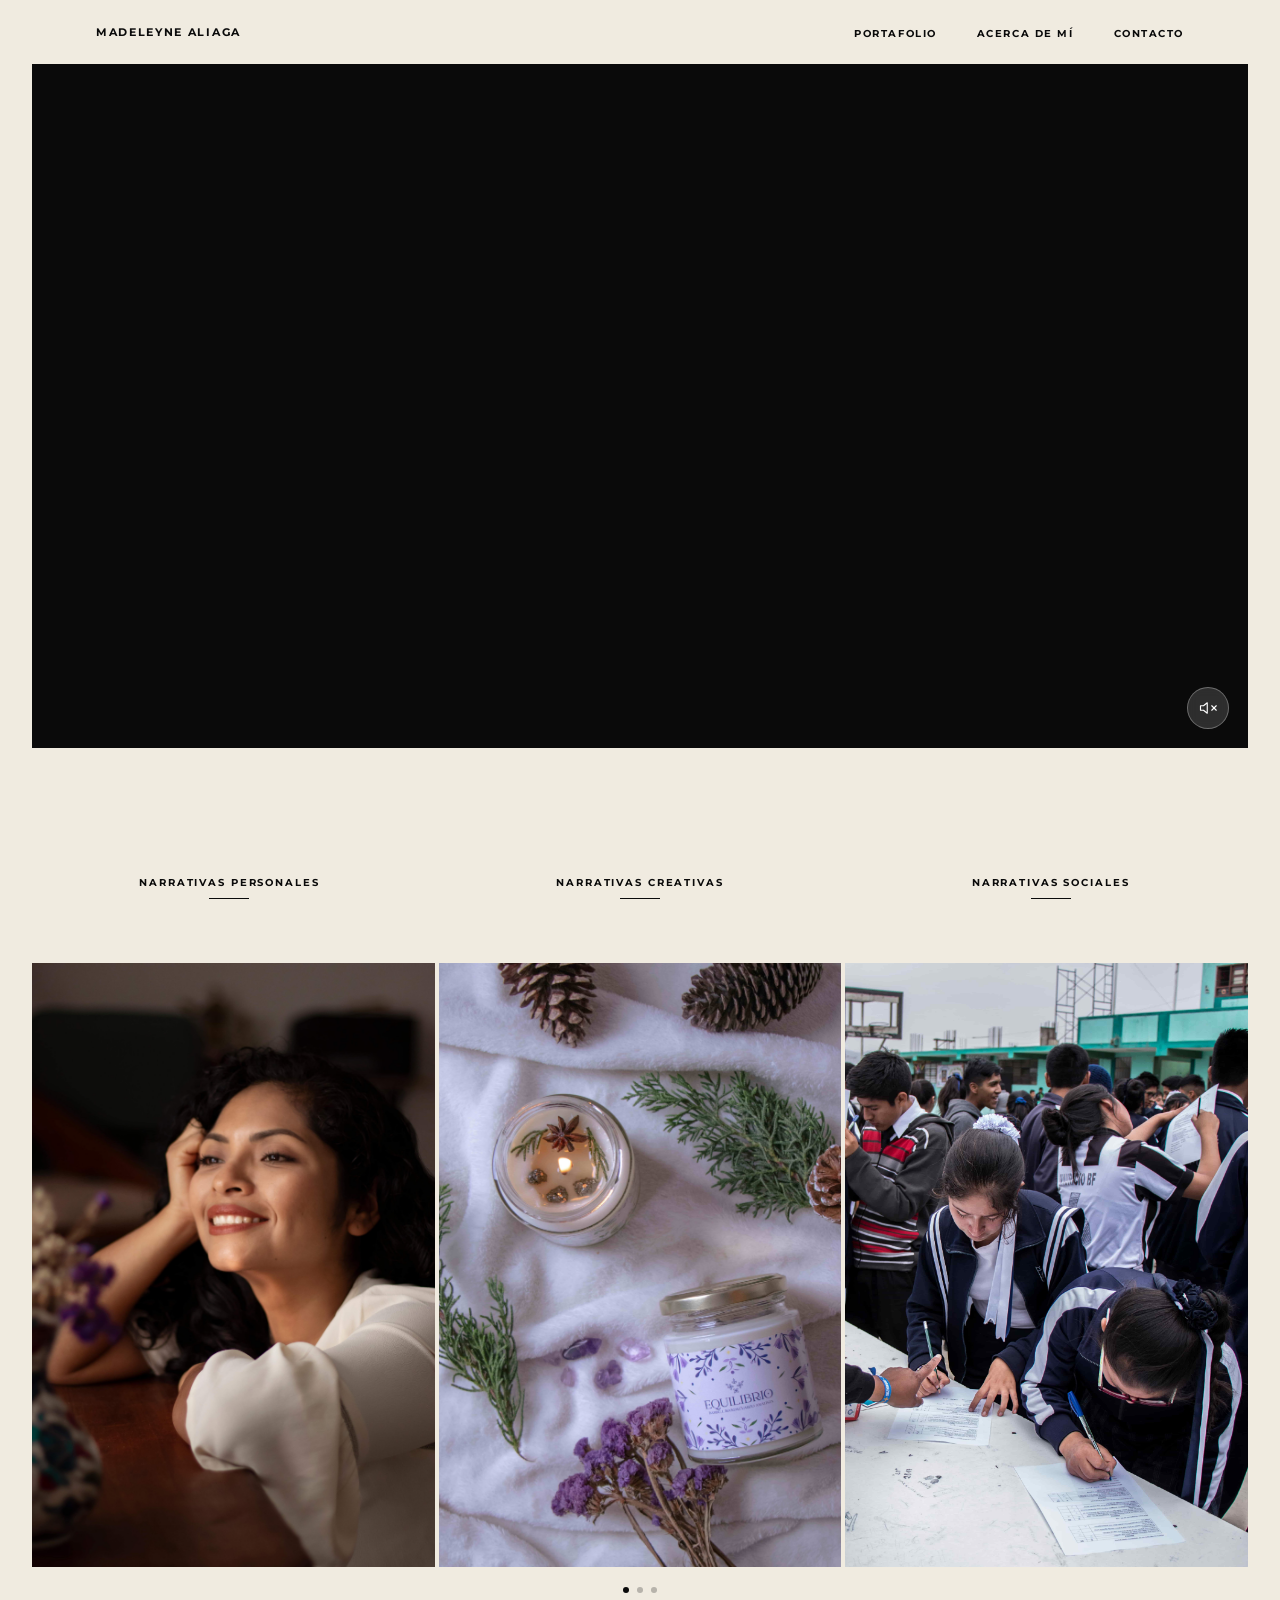
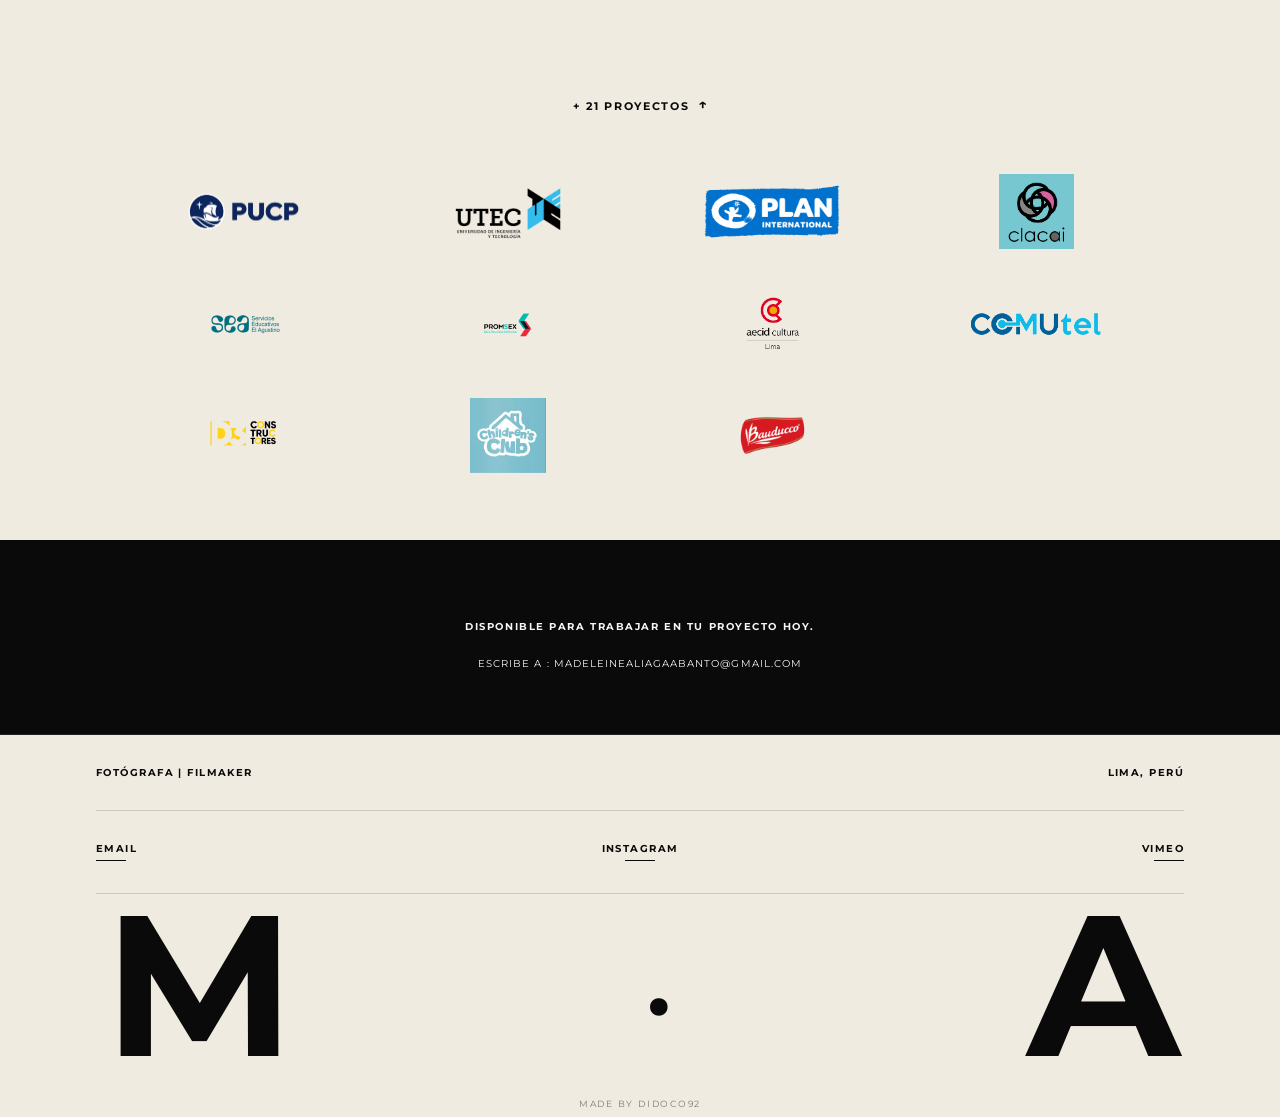
<file: index.html>
<!DOCTYPE html>
<html lang="es">
<head>
  <meta charset="UTF-8" />
  <link rel="icon" type="image/svg+xml" href="favicon.svg" />
  <meta name="viewport" content="width=device-width, initial-scale=1.0" />
  <title>Portafolio Web</title>
  <link rel="preconnect" href="https://fonts.googleapis.com" />
  <link rel="preconnect" href="https://fonts.gstatic.com" crossorigin />
  <link href="https://fonts.googleapis.com/css2?family=Cormorant+Garamond:wght@300;400;500&family=Montserrat:wght@300;400;500&display=swap" rel="stylesheet" />
  <link rel="stylesheet" href="css/styles.css" />
  <link rel="preload" as="image" href="img/galeria/grupo_1/persona1.jpg" />
  <link rel="preload" as="image" href="img/galeria/grupo_1/persona2.jpg" />
  <link rel="preload" as="image" href="img/galeria/grupo_1/persona3.jpg" />
</head>
<body>

  <!-- NAVBAR -->
  <nav class="navbar" id="navbar">
    <a href="index.html" class="nav-logo">
      MADELEYNE ALIAGA
    </a>
    <button class="nav-toggle" id="navToggle" aria-label="Menú">
      <span></span><span></span><span></span>
    </button>
    <ul class="nav-links" id="navLinks">
      <li><a href="portafolio.html">PORTAFOLIO</a></li>
      <li><a href="acerca.html">ACERCA DE MÍ</a></li>
      <li><a href="contacto.html">CONTACTO</a></li>
    </ul>
  </nav>

  <main>

    <!-- SECCIÓN 1: HERO VIDEO VIMEO -->
    <section class="hero">
      <div class="video-wrapper">
        <iframe
          id="vimeoPlayer"
          src="https://player.vimeo.com/video/1180975391?autoplay=1&muted=1&loop=1&controls=0&title=0&byline=0&portrait=0"
          frameborder="0"
          allow="autoplay; fullscreen; picture-in-picture"
          allowfullscreen
          title="Reel Madeleyne Aliaga">
        </iframe>
        <button class="btn-mute" id="btnMute" aria-label="Activar sonido">
          <span id="muteIcon">
            <svg width="18" height="18" viewBox="0 0 24 24" fill="none" stroke="currentColor" stroke-width="1.5" stroke-linecap="round" stroke-linejoin="round">
              <polygon points="11 5 6 9 2 9 2 15 6 15 11 19 11 5"/>
              <line x1="23" y1="9" x2="17" y2="15"/>
              <line x1="17" y1="9" x2="23" y2="15"/>
            </svg>
          </span>
        </button>
      </div>
    </section>

    <!-- SECCIÓN 2: CATEGORÍAS -->
    <section class="categorias">
      <a href="portafolio.html#narrativas-personales" class="categoria-item">
        <span class="categoria-titulo">NARRATIVAS PERSONALES</span>
        <span class="categoria-linea"></span>
      </a>
      <a href="portafolio.html#narrativas-creativas" class="categoria-item">
        <span class="categoria-titulo">NARRATIVAS CREATIVAS</span>
        <span class="categoria-linea"></span>

      </a>
      <a href="portafolio.html#narrativas-sociales" class="categoria-item">
        <span class="categoria-titulo">NARRATIVAS SOCIALES</span>
        <span class="categoria-linea"></span>
      </a>
      
    </section>

    <!-- SECCIÓN 3: GALERÍA ROTATIVA -->
    <section class="galeria">
      <div class="galeria-track" id="galeriaTrack">
        <!-- Grupo 1 -->
        <div class="galeria-grupo activo">
          <div class="galeria-foto"><img src="img/galeria/grupo_1/persona1.jpg" alt="Fotografía 1" loading="eager" decoding="async" /></div>
          <div class="galeria-foto"><img src="img/galeria/grupo_1/persona2.jpg" alt="Fotografía 2" loading="eager" decoding="async" /></div>
          <div class="galeria-foto"><img src="img/galeria/grupo_1/persona3.jpg" alt="Fotografía 3" loading="eager" decoding="async" style="object-position: 70% 90% !important;"/></div>
        </div>
        <!-- Grupo 2 -->
        <div class="galeria-grupo">
          <div class="galeria-foto"><img src="img/galeria/grupo_2/persona1.jpg" alt="Fotografía 4" loading="lazy" decoding="async" /></div>
          <div class="galeria-foto"><img src="img/galeria/grupo_2/persona2.jpg" alt="Fotografía 5" loading="lazy" decoding="async" style="object-position: 20%  !important;"/></div>
          <div class="galeria-foto"><img src="img/galeria/grupo_2/persona3.jpg" alt="Fotografía 6" loading="lazy" decoding="async" style="object-position: 20% 70% !important;"/></div>
        </div>
        <!-- Grupo 3 -->
        <div class="galeria-grupo">
          <div class="galeria-foto"><img src="img/galeria/grupo_3/persona1.jpg" alt="Fotografía 7" loading="lazy" decoding="async" /></div>
          <div class="galeria-foto"><img src="img/galeria/grupo_3/persona2.jpg" alt="Fotografía 8" loading="lazy" decoding="async" /></div>
          <div class="galeria-foto"><img src="img/galeria/grupo_3/persona3.jpg" alt="Fotografía 9" loading="lazy" decoding="async" style="object-position: 70% 90% !important;"/></div>
        </div>
      </div>
      <!-- Indicadores -->
      <div class="galeria-dots">
        <span class="dot activo" data-index="0"></span>
        <span class="dot" data-index="1"></span>
        <span class="dot" data-index="2"></span>
      </div>
    </section>

    <!-- SECCIÓN 4: + 21 PROYECTOS -->
    <section class="proyectos">
      <button class="proyectos-toggle" id="proyectosToggle" aria-expanded="false">
        + 21 PROYECTOS
        <span class="proyectos-flecha">↓</span>
      </button>

      <!-- LOGOS CLIENTES -->
      <div class="clientes-grid" id="clientesGrid">
        <div class="cliente-logo"><img src="img/clientes/pucp.png" alt="PUCP" /></div>
        <div class="cliente-logo"><img src="img/clientes/utec.png" alt="UTEC" /></div>
        <div class="cliente-logo"><img src="img/clientes/plan.png" alt="Plan International" /></div>
        <div class="cliente-logo"><img src="img/clientes/clacai.png" alt="CLACAI" /></div>
        <div class="cliente-logo"><img src="img/clientes/sea.png" alt="SEA" /></div>
        <div class="cliente-logo"><img src="img/clientes/promsex.png" alt="PROMSEX" /></div>
        <div class="cliente-logo"><img src="img/clientes/aecid.png" alt="AECID Cultura" /></div>
        <div class="cliente-logo"><img src="img/clientes/comutel.png" alt="COMUTEL" /></div>
        <div class="cliente-logo"><img src="img/clientes/construtores.png" alt="Construtores" /></div>
        <div class="cliente-logo"><img src="img/clientes/childrens-club.jpg" alt="Children's Club" /></div>
        <div class="cliente-logo"><img src="img/clientes/bauducco.png" alt="Bauducco" /></div>
      </div>

    </section>

  </main>

  <!-- FOOTER -->
  <footer class="footer">
    <div class="footer-top">
      <p class="footer-disponible">DISPONIBLE PARA TRABAJAR EN TU PROYECTO HOY.</p>
      <p class="footer-escribe">ESCRIBE A : <a href="mailto:madeleinealiagaabanto@gmail.com">MADELEINEALIAGAABANTO@GMAIL.COM</a></p>
    </div>
    <div class="footer-bottom">
      <div class="footer-info">

        <span>FOTÓGRAFA | FILMAKER</span>
        <span>LIMA, PERÚ</span>
      </div>
      <div class="footer-links">
        <a href="mailto:madeleinealiagaabanto@gmail.com" class="footer-link">
          EMAIL
          <span class="footer-link-linea"></span>
        </a>
        <a href="https://www.instagram.com/madeleynealiaga31" target="_blank" rel="noopener" class="footer-link">
          INSTAGRAM
          <span class="footer-link-linea"></span>
        </a>
        <a href="https://vimeo.com/madeleynealiaga" target="_blank" rel="noopener" class="footer-link">
          VIMEO
          <span class="footer-link-linea"></span>
        </a>
      </div>
      
      <div class="footer-iniciales">
        <span class="inicial">M</span>
        <span class="inicial-punto">.</span>
        <span class="inicial">A</span>
      </div>
      <div class="footer-madeby">
          <span>MADE BY DIDOCO92</span>
      </div>
    </div>
  </footer>

  <script src="js/main.js"></script>
</body>
</html>
</file>
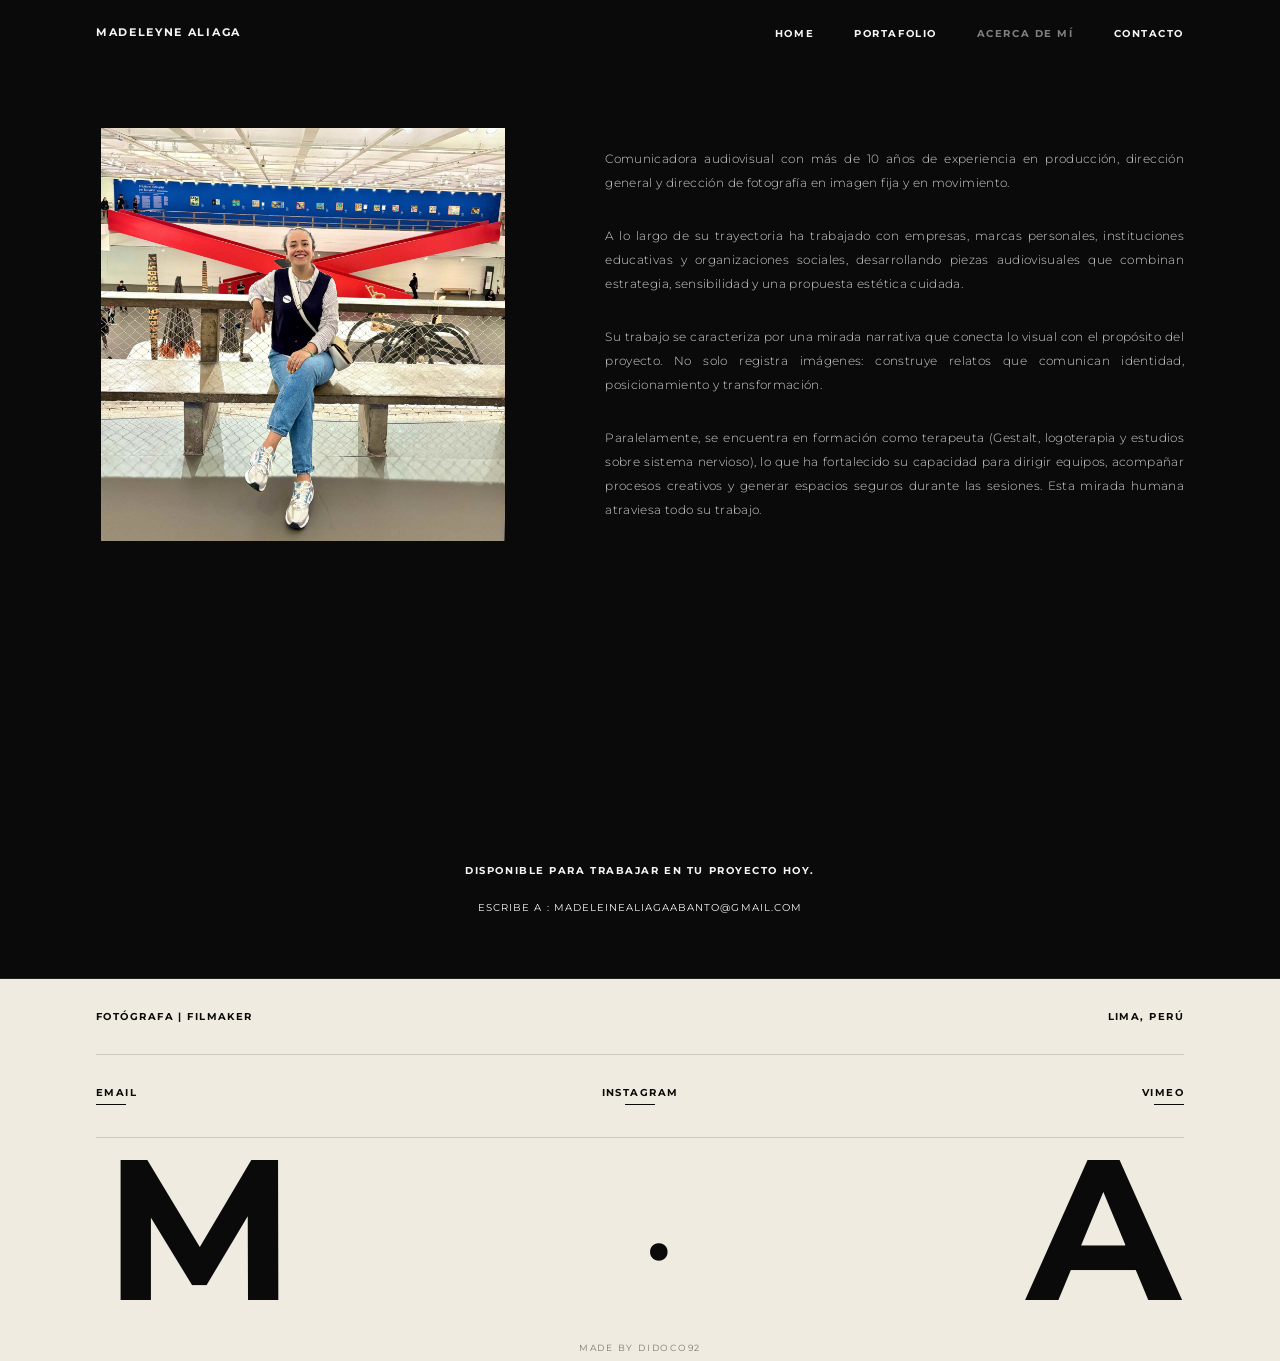
<file: acerca.html>
<!DOCTYPE html>
<html lang="es">
<head>
  <meta charset="UTF-8" />
  <link rel="icon" type="image/svg+xml" href="favicon.svg" />
  <meta name="viewport" content="width=device-width, initial-scale=1.0" />
  <title>Acerca de mí — Madeleyne Aliaga</title>
  <link rel="preconnect" href="https://fonts.googleapis.com" />
  <link rel="preconnect" href="https://fonts.gstatic.com" crossorigin />
  <link href="https://fonts.googleapis.com/css2?family=Cormorant+Garamond:wght@300;400;500&family=Montserrat:wght@300;400;500&display=swap" rel="stylesheet" />
  <link rel="stylesheet" href="css/styles.css" />
  <link rel="stylesheet" href="css/acerca.css" />
</head>
<body class="pagina-negra">

  <!-- NAVBAR -->
  <nav class="navbar navbar-negra" id="navbar">
    <a href="index.html" class="nav-logo">MADELEYNE ALIAGA</a>
    <button class="nav-toggle" id="navToggle" aria-label="Menú">
      <span></span><span></span><span></span>
    </button>
    <ul class="nav-links nav-links-negra" id="navLinks">
      <li><a href="index.html">HOME</a></li>
      <li><a href="portafolio.html">PORTAFOLIO</a></li>
      <li><a href="acerca.html" class="activo">ACERCA DE MÍ</a></li>
      <li><a href="contacto.html">CONTACTO</a></li>
    </ul>
  </nav>

  <main class="acerca-main">


    <!-- CONTENIDO: FOTO + BIO -->
    <div class="acerca-contenido">
      <div class="acerca-foto">
        <img src="img/about.jpg" alt="Madeleyne Aliaga" loading="eager" />
      </div>
      <div class="acerca-bio">
        <p>Comunicadora audiovisual con más de 10 años de experiencia en producción, dirección general y dirección de fotografía en imagen fija y en movimiento.</p>
        <p>A lo largo de su trayectoria ha trabajado con empresas, marcas personales, instituciones educativas y organizaciones sociales, desarrollando piezas audiovisuales que combinan estrategia, sensibilidad y una propuesta estética cuidada.</p>
        <p>Su trabajo se caracteriza por una mirada narrativa que conecta lo visual con el propósito del proyecto. No solo registra imágenes: construye relatos que comunican identidad, posicionamiento y transformación.</p>
        <p>Paralelamente, se encuentra en formación como terapeuta (Gestalt, logoterapia y estudios sobre sistema nervioso), lo que ha fortalecido su capacidad para dirigir equipos, acompañar procesos creativos y generar espacios seguros durante las sesiones. Esta mirada humana atraviesa todo su trabajo.</p>
      </div>
    </div>

  </main>

  <!-- FOOTER -->
  <footer class="footer">
    <div class="footer-top">
      <p class="footer-disponible">DISPONIBLE PARA TRABAJAR EN TU PROYECTO HOY.</p>
      <p class="footer-escribe">ESCRIBE A : <a href="mailto:madeleinealiagaabanto@gmail.com">MADELEINEALIAGAABANTO@GMAIL.COM</a></p>
    </div>
    <div class="footer-bottom">
      <div class="footer-info">

        <span>FOTÓGRAFA | FILMAKER</span>
        <span>LIMA, PERÚ</span>
      </div>
      <div class="footer-links">
        <a href="mailto:madeleinealiagaabanto@gmail.com" class="footer-link">EMAIL<span class="footer-link-linea"></span></a>
        <a href="https://www.instagram.com/madeleynealiaga31" target="_blank" rel="noopener" class="footer-link">INSTAGRAM<span class="footer-link-linea"></span></a>
        <a href="https://vimeo.com/madeleynealiaga" target="_blank" rel="noopener" class="footer-link">VIMEO<span class="footer-link-linea"></span></a>
      </div>
      <div class="footer-iniciales">
        <span class="inicial">M</span>
        <span class="inicial-punto">.</span>
        <span class="inicial">A</span>
      </div>
      <div class="footer-madeby"><span>MADE BY DIDOCO92</span></div>
    </div>
  </footer>

  <script src="js/main.js"></script>
</body>
</html>
</file>
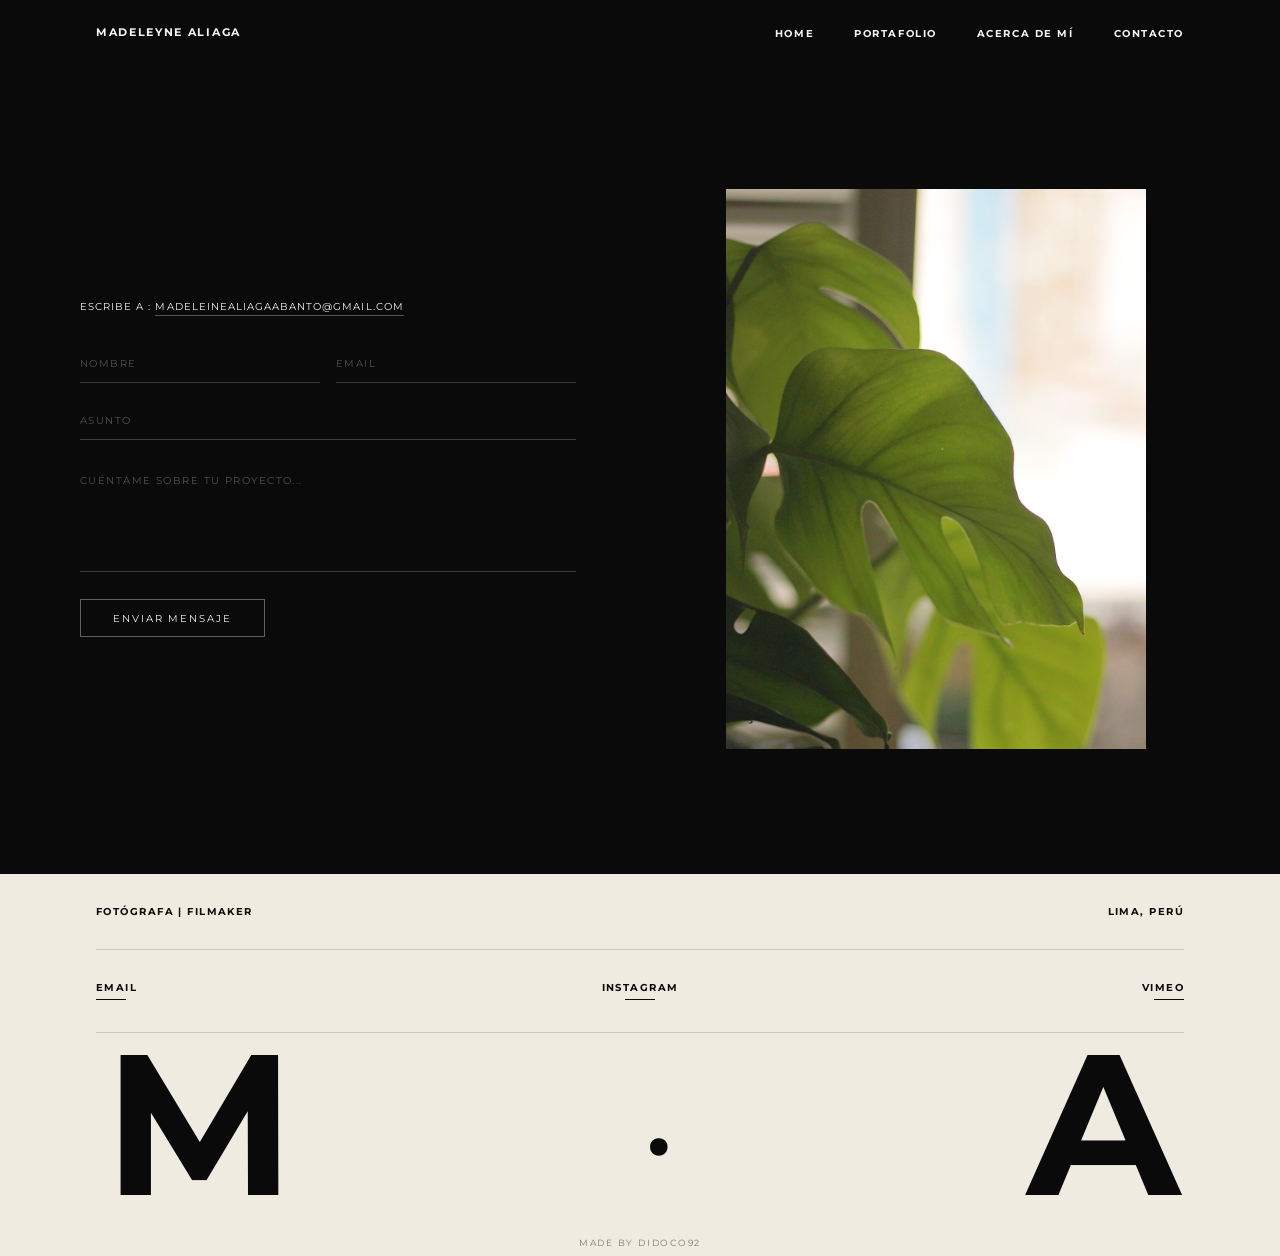
<file: contacto.html>
<!DOCTYPE html>
<html lang="es">
<head>
  <meta charset="UTF-8" />
  <link rel="icon" type="image/svg+xml" href="favicon.svg" />
  <meta name="viewport" content="width=device-width, initial-scale=1.0" />
  <title>Contacto — Madeleyne Aliaga</title>
  <link rel="preconnect" href="https://fonts.googleapis.com" />
  <link rel="preconnect" href="https://fonts.gstatic.com" crossorigin />
  <link href="https://fonts.googleapis.com/css2?family=Cormorant+Garamond:wght@300;400;500&family=Montserrat:wght@300;400;500&display=swap" rel="stylesheet" />
  <link rel="stylesheet" href="css/styles.css" />
  <link rel="stylesheet" href="css/contacto.css" />
</head>
<body class="pagina-negra">

  <nav class="navbar navbar-negra" id="navbar">
    <a href="index.html" class="nav-logo">MADELEYNE ALIAGA</a>
    <button class="nav-toggle" id="navToggle" aria-label="Menú">
      <span></span><span></span><span></span>
    </button>
    <ul class="nav-links nav-links-negra" id="navLinks">
      <li><a href="index.html">HOME</a></li>
      <li><a href="portafolio.html">PORTAFOLIO</a></li>
      <li><a href="acerca.html">ACERCA DE MÍ</a></li>
      <li><a href="contacto.html" class="activo">CONTACTO</a></li>
    </ul>
  </nav>

  <main class="contacto-main">

    <!-- FOTO IZQUIERDA -->
    <div class="contacto-foto">
      <img src="img/contact.png" alt="Madeleyne Aliaga" />
    </div>

    <!-- CONTENIDO DERECHA -->
    <div class="contacto-contenido">
      
      <p class="contacto-escribe">
        ESCRIBE A : <a href="mailto:madeleinealiagaabanto@gmail.com">MADELEINEALIAGAABANTO@GMAIL.COM</a>
      </p>

      <form class="contacto-form" action="https://formspree.io/f/xaqaqznq" method="POST">
        <div class="form-fila">
          <div class="form-grupo">
            <input type="text" name="nombre" placeholder="NOMBRE" required />
          </div>
          <div class="form-grupo">
            <input type="email" name="email" placeholder="EMAIL" required />
          </div>
        </div>
        <div class="form-grupo">
          <input type="text" name="asunto" placeholder="ASUNTO" />
        </div>
        <div class="form-grupo">
          <textarea name="mensaje" placeholder="CUÉNTAME SOBRE TU PROYECTO..." rows="5" required></textarea>
        </div>
        <button type="submit" class="form-btn">ENVIAR MENSAJE</button>
        <p class="form-success" id="formSuccess">¡Mensaje enviado! Me pondré en contacto pronto.</p>
      </form>
    </div>

  </main>

  <footer class="footer">
    <div class="footer-bottom footer-bottom-contacto">
      <div class="footer-info">

        <span>FOTÓGRAFA | FILMAKER</span>
        <span>LIMA, PERÚ</span>
      </div>
      <div class="footer-links">
        <a href="mailto:madeleinealiagaabanto@gmail.com" class="footer-link">EMAIL<span class="footer-link-linea"></span></a>
        <a href="https://www.instagram.com/madeleynealiaga31" target="_blank" rel="noopener" class="footer-link">INSTAGRAM<span class="footer-link-linea"></span></a>
        <a href="https://vimeo.com/madeleynealiaga" target="_blank" rel="noopener" class="footer-link">VIMEO<span class="footer-link-linea"></span></a>
      </div>
      <div class="footer-iniciales">
        <span class="inicial">M</span>
        <span class="inicial-punto">.</span>
        <span class="inicial">A</span>
      </div>
      <div class="footer-madeby"><span>MADE BY DIDOCO92</span></div>
    </div>
  </footer>

  <script src="js/main.js"></script>
  <script>
    const form = document.querySelector('.contacto-form');
    const success = document.getElementById('formSuccess');
    if (form) {
      form.addEventListener('submit', async (e) => {
        e.preventDefault();
        const data = new FormData(form);
        const res = await fetch(form.action, {
          method: 'POST',
          body: data,
          headers: { 'Accept': 'application/json' }
        });
        if (res.ok) {
          form.reset();
          success.style.display = 'block';
          setTimeout(() => success.style.display = 'none', 5000);
        }
      });
    }
  </script>
</body>
</html>
</file>
<file: css/styles.css>
/* =============================================
   VARIABLES
   ============================================= */
:root {
  --crema: #F0EBE0;
  --negro: #0a0a0a;
  --gris-footer: #6B6B5E;
  --texto-claro: #f5f5f5;
  --font-titulo: 'Cormorant Garamond', serif;
  --font-cuerpo: 'Montserrat', sans-serif;
  --transicion: 0.35s ease;
}

/* =============================================
   RESET Y BASE
   ============================================= */
*, *::before, *::after { box-sizing: border-box; margin: 0; padding: 0; }

html { scroll-behavior: smooth; font-size: 16px; }

body {
  font-family: var(--font-cuerpo);
  background-color: var(--crema);
  color: var(--negro);
  overflow-x: hidden;
}

img { display: block; width: 100%; height: 100%; object-fit: cover; }
a { text-decoration: none; color: inherit; }
ul { list-style: none; }
button { border: none; background: none; font-family: var(--font-cuerpo); }

/* =============================================
   NAVBAR
   ============================================= */
.navbar {
  position: relative;
  z-index: 1000;
  display: flex;
  align-items: center;
  justify-content: space-between;
  padding: 1.4rem 6rem;
  background: var(--crema);
}

.navbar.scrolled {
  background: var(--crema);
  padding: 1rem 6rem;
}

.nav-logo {
  font-family: var(--font-cuerpo);
  font-size: 0.7rem;
  font-weight: 700;
  letter-spacing: 0.15em;
  color: var(--negro);
  transition: opacity var(--transicion);
  display: flex;
  align-items: center;
  gap: 8px;
}

.nav-logo:hover { opacity: 0.6; }

.nav-links {
  display: flex;
  gap: 2.5rem;
  align-items: center;
}

.nav-links a {
  font-size: 0.65rem;
  font-weight: 700;
  letter-spacing: 0.15em;
  color: var(--negro);
  position: relative;
  transition: opacity var(--transicion);
}

.nav-links a::after {
  content: '';
  position: absolute;
  bottom: -3px; left: 0;
  width: 0; height: 1px;
  background: var(--negro);
  transition: width var(--transicion);
}

.nav-links a:hover::after { width: 100%; }
.nav-links a:hover { opacity: 0.7; }

.nav-toggle {
  display: none;
  flex-direction: column;
  gap: 5px;
  padding: 4px;
}

.nav-toggle span {
  display: block;
  width: 22px; height: 1px;
  background: var(--negro);
  transition: transform var(--transicion), opacity var(--transicion);
}

.nav-toggle.abierto span:nth-child(1) { transform: translateY(6px) rotate(45deg); }
.nav-toggle.abierto span:nth-child(2) { opacity: 0; }
.nav-toggle.abierto span:nth-child(3) { transform: translateY(-6px) rotate(-45deg); }

/* =============================================
   HERO — VIDEO VIMEO
   ============================================= */
.hero {
  width: 100%;
  padding: 0 2rem 3rem;
  background: var(--crema);
}

.video-wrapper {
  position: relative;
  width: 100%;
  aspect-ratio: 16 / 9;
  overflow: hidden;
  background: var(--negro);
}

.video-wrapper iframe {
  width: 100%; height: 100%;
  border: none;
  pointer-events: none;
}

/* Botón mute/unmute */
.btn-mute {
  position: absolute;
  bottom: 1.2rem;
  right: 1.2rem;
  z-index: 10;
  width: 42px; height: 42px;
  border-radius: 50%;
  background: rgba(255,255,255,0.15);
  backdrop-filter: blur(6px);
  border: 1px solid rgba(255,255,255,0.3);
  display: flex;
  align-items: center;
  justify-content: center;
  color: white;
  transition: background var(--transicion), transform var(--transicion);
  cursor: none;
}

.btn-mute:hover {
  background: rgba(255,255,255,0.3);
  transform: scale(1.08);
}

.btn-mute svg { display: block; }

/* =============================================
   CATEGORÍAS
   ============================================= */
.categorias {
  display: grid;
  grid-template-columns: repeat(3, 1fr);
  padding: 4rem 2rem 3rem;
  gap: 1rem;
  background: var(--crema);
}

.categoria-item {
  display: flex;
  flex-direction: column;
  align-items: center;
  gap: 0.6rem;
  padding: 1rem;
  transition: opacity var(--transicion);
  position: relative;
}

.categoria-item:hover { opacity: 0.6; }

.categoria-titulo {
  font-size: 0.65rem;
  font-weight: 700;
  letter-spacing: 0.18em;
  color: var(--negro);
  text-align: center;
}

.categoria-linea {
  display: block;
  width: 40px; height: 1px;
  background: var(--negro);
}

.categoria-punto {
  font-size: 1.2rem;
  line-height: 1;
  margin-top: -0.3rem;
}

/* =============================================
   GALERÍA ROTATIVA
   ============================================= */
.galeria {
  padding: 0 2rem 4rem;
  background: var(--crema);
  position: relative;
}

.galeria-track { position: relative; }

.galeria-grupo {
  display: grid;
  grid-template-columns: repeat(3, 1fr);
  gap: 4px;
  opacity: 0;
  position: absolute;
  top: 0; left: 0;
  width: 100%;
  transition: opacity 0.8s ease;
  pointer-events: none;
}

.galeria-grupo.activo {
  opacity: 1;
  position: relative;
  pointer-events: all;
}

.galeria-foto {
  aspect-ratio: 2 / 3;
  overflow: hidden;
}

.galeria-foto img {
  transition: transform 0.6s ease;
}

.galeria-foto:hover img { transform: scale(1.04); }

.galeria-dots {
  display: flex;
  justify-content: center;
  gap: 8px;
  margin-top: 1.2rem;
}

.dot {
  width: 6px; height: 6px;
  border-radius: 50%;
  background: rgba(10,10,10,0.25);
  cursor: pointer;
  transition: background var(--transicion);
}

.dot.activo { background: var(--negro); }

/* =============================================
   + 21 PROYECTOS
   ============================================= */
.proyectos {
  padding: 2rem 6rem 4rem;
  max-width: 1200px;
  margin: 0 auto;
  background: var(--crema);
  text-align: center;
}

.proyectos-toggle {
  font-family: var(--font-cuerpo);
  font-size: 0.7rem;
  font-weight: 700;
  letter-spacing: 0.15em;
  color: var(--negro);
  display: inline-flex;
  align-items: center;
  gap: 0.5rem;
  padding: 0.5rem 0;
  border-bottom: 1px solid transparent;
  transition: border-color var(--transicion), opacity var(--transicion);
}

.proyectos-toggle:hover { opacity: 0.6; }

.proyectos-flecha {
  display: inline-block;
  transition: transform var(--transicion);
  font-size: 0.9rem;
}

.proyectos-toggle[aria-expanded="true"] .proyectos-flecha {
  transform: rotate(180deg);
}

.clientes-grid {
  display: grid;
  grid-template-columns: repeat(4, 1fr);
  gap: 2rem 3rem;
  align-items: center;
  justify-content: center;
  justify-items: center;
  margin-top: 3rem;
  max-height: 0;
  overflow: hidden;
  opacity: 0;
  transition: max-height 0.6s ease, opacity 0.5s ease;
}

.clientes-grid.visible {
  max-height: 600px;
  opacity: 1;
}

.cliente-logo {
  width: 140px; height: 80px;
  display: flex;
  align-items: center;
  justify-content: center;
}

.cliente-logo img {
  width: auto;
  height: auto;
  max-width: 140px;
  max-height: 75px;
  object-fit: contain;
  filter: grayscale(0%);
  opacity: 1;
  transition: transform var(--transicion);
}

.cliente-logo img:hover {
  transform: scale(1.05);
}

/* =============================================
   FOOTER
   ============================================= */
.footer { background: var(--negro); }

.footer-top {
  padding: 5rem 2.5rem 4rem;
  text-align: center;
  border-bottom: 1px solid rgba(255,255,255,0.1);
}

.footer-disponible {
  font-size: 0.65rem;
  font-weight: 700;
  letter-spacing: 0.15em;
  color: var(--texto-claro);
  margin-bottom: 1.5rem;
}

.footer-escribe {
  font-size: 0.65rem;
  letter-spacing: 0.1em;
  color: var(--texto-claro);
}

.footer-escribe a {
  color: var(--texto-claro);
  transition: opacity var(--transicion);
}

.footer-escribe a:hover { opacity: 0.6; }

.footer-bottom {
  background: var(--crema);
  padding: 2rem 6rem 0;
  max-width: 100%;
}

.footer-info {
  display: flex;
  justify-content: space-between;
  align-items: center;
  padding-bottom: 2rem;
  border-bottom: 1px solid rgba(10,10,10,0.15);
}

.footer-info span {
  font-size: 0.6rem;
  letter-spacing: 0.15em;
  color: var(--negro);
  font-weight: 700;
}

.footer-links {
  display: flex;
  justify-content: space-between;
  padding: 2rem 0;
  border-bottom: 1px solid rgba(10,10,10,0.15);
}

.footer-link {
  display: flex;
  flex-direction: column;
  align-items: flex-start;
  gap: 6px;
  font-size: 0.6rem;
  font-weight: 700;
  letter-spacing: 0.15em;
  color: var(--negro);
  transition: opacity var(--transicion);
  flex: 1;
}

.footer-link:nth-child(2) { align-items: center; }
.footer-link:nth-child(3) { align-items: flex-end; }

.footer-link:hover { opacity: 0.5; }

.footer-link-linea {
  display: block;
  width: 30px; height: 1px;
  background: var(--negro);
}

.footer-madeby {
  text-align: center;
  padding: 1.5rem 0 0.5rem;
  font-size: 0.55rem;
  letter-spacing: 0.2em;
  color: rgba(10,10,10,0.5);
}

.footer-iniciales {
  display: flex;
  justify-content: space-between;
  align-items: baseline;
  padding: 0 0.5rem;
  line-height: 0.85;
  overflow: visible;
}

.inicial {
  font-family: var(--font-cuerpo);
  font-size: clamp(70px, 16vw, 200px);
  font-weight: 700;
  color: var(--negro);
  letter-spacing: -0.02em;
  line-height: 0.9;
}

.inicial-punto {
  font-size: clamp(35px, 7vw, 90px);
  font-weight: 700;
  color: var(--negro);
  align-self: center;
}

/* =============================================
   RESPONSIVE — TABLET (768px)
   ============================================= */
@media (max-width: 768px) {
  
  body { cursor: auto; }
  .cursor, .cursor-follower { display: none; }

  .navbar { padding: 1.2rem 1.5rem; }
  .navbar.scrolled { padding: 0.9rem 1.5rem; }

  .nav-toggle { display: flex; }

  .nav-links {
    position: fixed;
    top: 0; right: -100%;
    width: 70%; height: 100vh;
    background: var(--crema);
    flex-direction: column;
    justify-content: center;
    gap: 2.5rem;
    padding: 2rem;
    transition: right var(--transicion);
    z-index: 99;
    border-left: 1px solid rgba(10,10,10,0.1);
  }

  .nav-links.abierto { right: 0; }
  .nav-links a { font-size: 0.8rem; }

  .hero { padding: 0 2rem 2rem; }
  .hero .video-wrapper { aspect-ratio: 4 / 3; }

  .categorias {
    grid-template-columns: 1fr;
    padding: 3rem 2rem 2rem;
    max-width: 100%;
    gap: 1.5rem;
  }

  .galeria { padding: 0 2rem 3rem; max-width: 100%; }

  .galeria-grupo { 
    grid-template-columns: repeat(3, 1fr);  /* ← mantiene 3 columnas */
    gap: 4px; 
  }
  .galeria-foto { aspect-ratio: 2/3; max-height: 250px; margin: 0 auto;  }

  .clientes-grid { grid-template-columns: repeat(2, 1fr); gap: 1.5rem; }

  .proyectos { padding: 2rem 2rem 3rem; max-width: 100%; }

  .footer-top { padding: 3rem 2rem; }
  .footer-bottom { padding: 1.5rem 2rem 0; }

  .footer-info { flex-direction: column; gap: 0.8rem; text-align: center; }
}

/* =============================================
   RESPONSIVE — MÓVIL (480px)
   ============================================= */
@media (max-width: 480px) {
  .nav-links { width: 85%; }

  .categorias { padding: 2rem 1rem 1.5rem; }
  .galeria-grupo { 
    grid-template-columns: repeat(3, 1fr);  /* ← también 3 columnas */
    gap: 2px; 
  }
  .galeria { padding: 0 1rem 2.5rem; }
  .galeria-foto { 
    aspect-ratio: 2 / 3;
    max-height: 180px;
    margin: 0 auto;
  }
  .proyectos { padding: 1.5rem 1rem 2.5rem; }

  .footer-top { padding: 2.5rem 1rem; }
  .footer-bottom { padding: 1.5rem 1rem 0; }
  .footer-links { flex-direction: row; gap:0; justify-content: space-between;}
  .footer-link { align-items: center !important; }

  .clientes-grid { grid-template-columns: repeat(2, 1fr); gap: 1rem; }

  .inicial { font-size: clamp(60px, 22vw, 100px); }
}

/* =============================================
   ANIMACIONES FADE IN
   ============================================= */
.fade-in {
  opacity: 0;
  transform: translateY(24px);
  transition: opacity 0.7s ease, transform 0.7s ease;
}

.fade-in.visible-anim {
  opacity: 1;
  transform: translateY(0);
}
</file>
<file: css/acerca.css>
.pagina-negra {
  background: var(--negro);
  color: var(--texto-claro);
}

.navbar-negra {
  background: var(--negro);
}

.navbar-negra .nav-logo,
.navbar-negra .nav-links a {
  color: var(--texto-claro);
}

.navbar-negra .nav-links a::after {
  background: var(--texto-claro);
}

.navbar-negra .nav-toggle span {
  background: var(--texto-claro);
}

.navbar-negra .nav-links a.activo {
  opacity: 0.5;
}

@media (max-width: 768px) {
  .nav-links-negra {
    background: var(--negro) !important;
    border-left: 1px solid rgba(255,255,255,0.1) !important;
  }
}

.acerca-main {
  min-height: 80vh;
  padding: 4rem 6rem 6rem;
  background: var(--negro);
}

.acerca-nombre {
  margin-bottom: 5rem;
}

.acerca-nombre h1 {
  font-family: var(--font-cuerpo);
  font-size: 0.75rem;
  font-weight: 400;
  letter-spacing: 0.2em;
  color: var(--texto-claro);
}

.acerca-contenido {
  display: grid;
  grid-template-columns: 1fr 1.4fr;
  gap: 6rem;
  align-items: center;
}

.acerca-foto {
  width: 100%;
  overflow: hidden;
  align-self: stretch;
  max-height: 600px;
  aspect-ratio: 1/1;
}

.acerca-foto img {
  width: 100%;
  height: 100%;
  object-fit: contain;
  object-position: center top;
 
  transform-origin: center top;
}

.acerca-bio {
  display: flex;
  flex-direction: column;
  gap: 1.8rem;
  padding-top: 0;
}

.acerca-bio p {
  font-size: 0.75rem;
  font-weight: 300;
  line-height: 2;
  letter-spacing: 0.03em;
  color: rgba(245,245,245,0.85);
  text-align: justify;
}

@media (max-width: 768px) {
  .acerca-main { padding: 3rem 2rem 4rem; }
  .acerca-nombre { margin-bottom: 3rem; }
  .acerca-contenido {
    grid-template-columns: 1fr;
    gap: 2.5rem;
  }
  .acerca-foto { 
    max-height: 400px;
    aspect-ratio: 1/1;     /* ← mantiene cuadrada */
    margin: 0 auto;         /* ← centra la foto */
    max-width: 350px; }
  .acerca-bio p {
    font-size: 0.8rem;      /* ← texto un poco más grande en móvil */
    line-height: 1.8;
  }
}

@media (max-width: 480px) {
  .acerca-main { padding: 2rem 1rem 3rem; }
  .acerca-foto { 
    max-height: 280px;
    max-width: 280px;
    margin: 0 auto;
  }
  .acerca-bio p { font-size: 0.75rem; }
}
</file>
<file: css/contacto.css>
.pagina-negra { background: var(--negro); }

.navbar-negra { background: var(--negro) !important; }
.navbar-negra .nav-logo,
.navbar-negra .nav-links a { color: var(--texto-claro) !important; }
.navbar-negra .nav-links a::after { background: var(--texto-claro) !important; }
.navbar-negra .nav-toggle span { background: var(--texto-claro) !important; }

@media (max-width: 768px) {
  .nav-links-negra {
    background: var(--negro) !important;
    border-left: 1px solid rgba(255,255,255,0.1) !important;
  }
}

/* =============================================
   LAYOUT PRINCIPAL
   ============================================= */
.contacto-main {
  background: var(--negro);
  min-height: 90vh;
  display: grid;
  grid-template-columns: 1fr 1fr;
  align-items: center;
}

/* FOTO DERECHA */
.contacto-foto {
  position: relative;
  overflow: hidden;
  order: 2;
  display: flex;
  align-items: center;
  justify-content: center;
  padding: 3rem 3rem 3rem 0;
}

.contacto-foto img {
  width: 100%;
  max-width: 420px;
  height: auto;
  max-height: 560px;
  object-fit: cover;
  object-position: top center;
  display: block;
}

/* CONTENIDO IZQUIERDA */
.contacto-contenido {
  display: flex;
  flex-direction: column;
  justify-content: flex-start;
  gap: 2rem;
  padding: 3rem 4rem 3rem 5rem;
  order: 1;
}

.contacto-disponible {
  font-size: 0.65rem;
  font-weight: 400;
  letter-spacing: 0.18em;
  color: var(--texto-claro);
  line-height: 2;
}

.contacto-escribe {
  font-size: 0.65rem;
  letter-spacing: 0.1em;
  color: var(--texto-claro);
}

.contacto-escribe a {
  color: var(--texto-claro);
  transition: opacity 0.35s ease;
  border-bottom: 1px solid rgba(255,255,255,0.3);
  padding-bottom: 2px;
}

.contacto-escribe a:hover { opacity: 0.6; }

/* =============================================
   FORMULARIO
   ============================================= */
.contacto-form {
  display: flex;
  flex-direction: column;
  gap: 1.2rem;
}

.form-fila {
  display: grid;
  grid-template-columns: 1fr 1fr;
  gap: 1rem;
}

.form-grupo { display: flex; flex-direction: column; }

.contacto-form input,
.contacto-form textarea {
  background: transparent;
  border: none;
  border-bottom: 1px solid rgba(255,255,255,0.2);
  color: var(--texto-claro);
  font-family: var(--font-cuerpo);
  font-size: 0.6rem;
  letter-spacing: 0.15em;
  padding: 0.8rem 0;
  outline: none;
  transition: border-color 0.3s ease;
  width: 100%;
}

.contacto-form input::placeholder,
.contacto-form textarea::placeholder {
  color: rgba(245,245,245,0.3);
  letter-spacing: 0.15em;
}

.contacto-form input:focus,
.contacto-form textarea:focus {
  border-bottom-color: rgba(255,255,255,0.6);
}

.contacto-form textarea {
  resize: none;
  line-height: 1.8;
}

.form-btn {
  align-self: flex-start;
  background: transparent;
  border: 1px solid rgba(255,255,255,0.35);
  color: var(--texto-claro);
  font-family: var(--font-cuerpo);
  font-size: 0.6rem;
  letter-spacing: 0.2em;
  padding: 0.8rem 2rem;
  cursor: pointer;
  transition: background 0.3s ease, border-color 0.3s ease;
  margin-top: 0.5rem;
}

.form-btn:hover {
  background: rgba(255,255,255,0.08);
  border-color: rgba(255,255,255,0.7);
}

.form-success {
  display: none;
  font-size: 0.6rem;
  letter-spacing: 0.1em;
  color: rgba(245,245,245,0.5);
  margin-top: 0.3rem;
}

/* =============================================
   FOOTER
   ============================================= */
.footer-bottom-contacto { padding: 2rem 6rem 0; }

/* =============================================
   RESPONSIVE
   ============================================= */
@media (max-width: 1024px) {
  .contacto-contenido { padding: 3rem 2rem 3rem 3rem; }
  .contacto-foto { padding: 3rem 2rem; }
}

@media (max-width: 768px) {
  .contacto-main { grid-template-columns: 1fr; }
  .contacto-foto { order: 1; padding: 2rem; max-height: 500px; }
  .contacto-foto img { max-width: 100%; max-height: 450px; object-fit: contain; margin: 0 auto;
    }
  .contacto-contenido { order: 2; padding: 2rem; }
  .form-fila { grid-template-columns: 1fr; }
  .footer-bottom-contacto { padding: 1.5rem 2rem 0; }
}

@media (max-width: 480px) {
  .contacto-foto img {
    max-height: 280px;
    aspect-ratio: 4/3;
    object-fit: contain;
    margin: 0 auto;
  }
  .contacto-contenido { padding: 2rem 1rem; }
  .footer-bottom-contacto { padding: 1.5rem 1rem 0; }
  .form-btn { align-self: stretch; text-align: center; }
}
</file>
